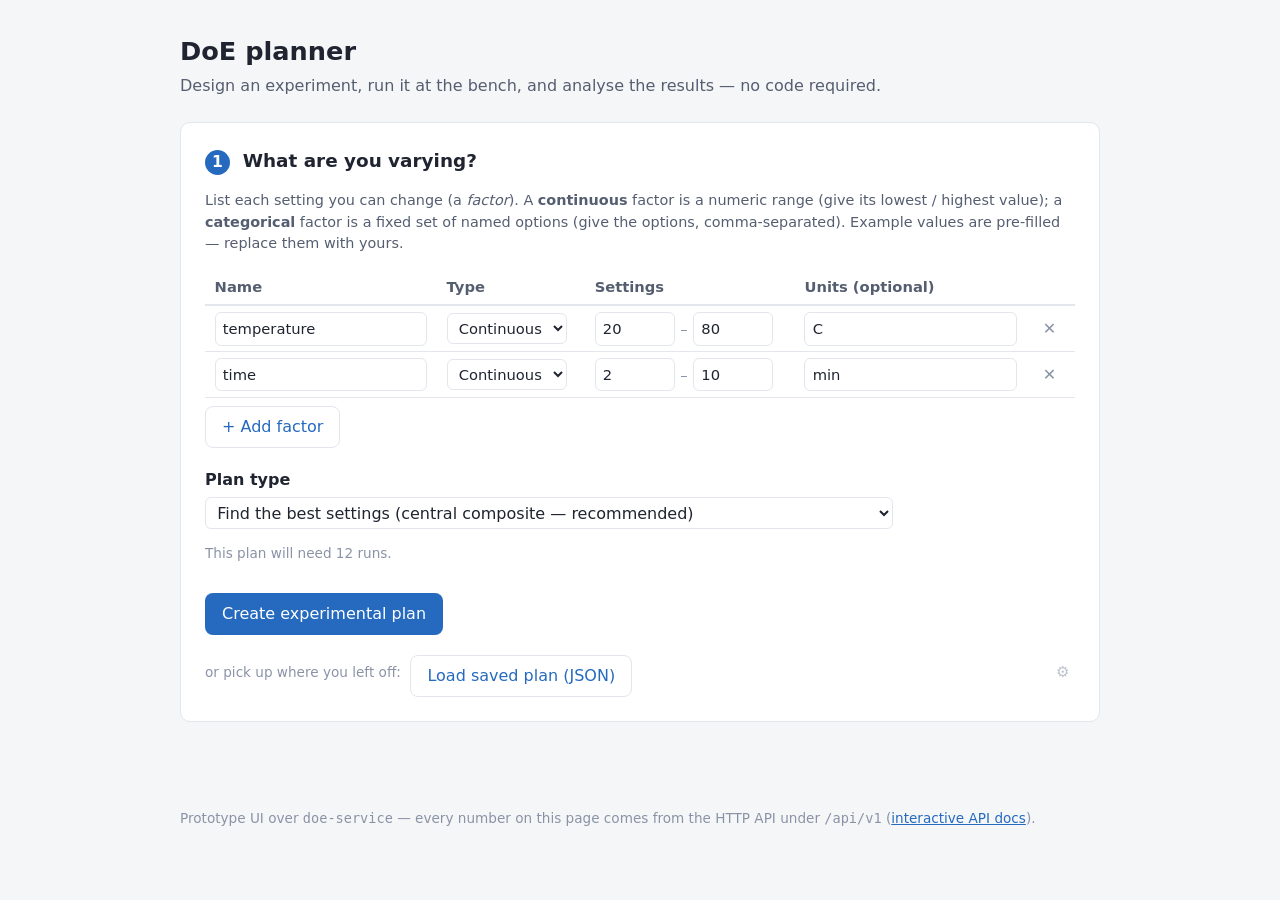
<file: doe-web/src/doe_web/static/index.html>
<!DOCTYPE html>
<html lang="en">
<head>
<meta charset="utf-8">
<meta name="viewport" content="width=device-width, initial-scale=1">
<title>DoE planner</title>
<link rel="stylesheet" href="style.css">
<script src="https://cdn.plot.ly/plotly-2.35.2.min.js" charset="utf-8"></script>
</head>
<body>
<header>
  <h1>DoE planner</h1>
  <p class="tagline">Design an experiment, run it at the bench, and analyse the results — no code required.</p>
</header>

<main>
  <!-- Step 1: factors + design choice -->
  <section id="step-factors" class="card">
    <h2><span class="step-no">1</span> What are you varying?</h2>
    <p class="hint">List each setting you can change (a <em>factor</em>). A <strong>continuous</strong>
      factor is a numeric range (give its lowest / highest value); a <strong>categorical</strong>
      factor is a fixed set of named options (give the options, comma-separated). Example values
      are pre-filled — replace them with yours.</p>
    <table class="factor-table" id="factor-table">
      <thead>
        <tr><th>Name</th><th>Type</th><th>Settings</th><th>Units (optional)</th><th></th></tr>
      </thead>
      <tbody id="factor-rows"></tbody>
    </table>
    <button type="button" class="secondary" id="add-factor">+ Add factor</button>

    <div class="design-choice">
      <label for="design-type"><strong>Plan type</strong></label>
      <select id="design-type">
        <option value="ccd" selected>Find the best settings (central composite — recommended)</option>
        <option value="bb">Find the best settings, avoid extreme corners (Box–Behnken, needs ≥ 3 factors)</option>
        <option value="ff2">Quick screen: which factors matter? (2-level full factorial)</option>
        <option value="dopt">Custom design supporting categorical factors (D-optimal)</option>
        <option value="sf">Explore the whole space evenly (space-filling — Latin hypercube / Sobol / Halton)</option>
      </select>
      <p class="hint-inline" id="design-cat-note" hidden>Central composite, Box–Behnken and
        space-filling plans need all-continuous factors — with a categorical factor, use the quick
        screen or the D-optimal custom design.</p>
      <p class="hint-inline" id="ff2-pb-hint" hidden></p>
      <div id="dopt-runs-wrap" hidden>
        <label class="inline-label">Number of runs
          <input type="number" id="dopt-runs" min="2" step="1" size="5">
        </label>
        <span class="hint-inline" id="dopt-runs-hint"></span>
      </div>
      <div id="sf-wrap" hidden>
        <label class="inline-label">Sampler
          <select id="sf-sampler">
            <option value="lhs" selected>Latin hypercube (recommended)</option>
            <option value="sobol">Sobol′ sequence</option>
            <option value="halton">Halton sequence</option>
          </select>
        </label>
        <label class="inline-label">Number of runs
          <input type="number" id="sf-runs" min="2" step="1" size="5">
        </label>
        <span class="hint-inline" id="sf-runs-hint"></span>
      </div>
      <p class="hint-inline" id="run-count-preview" hidden></p>
    </div>

    <button type="button" class="primary" id="generate">Create experimental plan</button>
    <div class="load-row">
      <span class="hint-inline">or pick up where you left off:</span>
      <button type="button" class="secondary" id="load-plan">Load saved plan (JSON)</button>
      <input type="file" id="load-plan-file" accept="application/json,.json" hidden>
      <button type="button" class="ghost" id="seed-toggle" title="Reproducibility (debug)">⚙</button>
      <span id="seed-wrap" hidden>
        <label class="inline-label">Random seed
          <input type="number" id="seed" min="0" step="1" size="8" placeholder="none">
        </label>
        <span class="hint-inline">fixes the generated plan and its run order</span>
      </span>
    </div>
    <div class="error" id="error-factors" hidden></div>
  </section>

  <!-- Step 2: run sheet + response entry -->
  <section id="step-plan" class="card" hidden>
    <h2><span class="step-no">2</span> Run these experiments</h2>
    <p class="hint" id="plan-summary"></p>
    <p class="hint-inline" id="coverage-note" hidden></p>
    <div class="toolbar">
      <button type="button" class="secondary" id="download-csv">Download run sheet (CSV)</button>
      <button type="button" class="secondary" id="import-results">Import results (CSV)</button>
      <input type="file" id="import-results-file" accept=".csv,.tsv,.txt,text/csv" hidden>
      <button type="button" class="secondary" id="save-plan">Save plan (JSON)</button>
      <button type="button" class="secondary" id="demo-fill">Fill with demo results</button>
      <span class="inline-label">Measurements:
        <span class="response-list" id="response-list"></span>
        <button type="button" class="secondary" id="add-response">+ Add measurement</button>
      </span>
    </div>
    <p class="hint">Do the runs <em>in the order shown</em> (it is randomized to protect against
      drift). To record measurements: type them into the last column, paste a whole column copied
      from a spreadsheet into any measurement cell, or fill in the downloaded run sheet's last
      column and bring it back with <strong>Import results</strong>.</p>
    <p class="notice" id="import-status" hidden></p>
    <div class="table-scroll"><table class="run-table" id="run-table"></table></div>
    <button type="button" class="primary" id="analyze">Analyse results</button>
    <div class="error" id="error-plan" hidden></div>
  </section>

  <!-- Step 3: analysis -->
  <section id="step-results" class="card" hidden>
    <h2><span class="step-no">3</span> What the data says</h2>
    <div class="warnings" id="fit-warnings" hidden></div>

    <div class="result-row">
      <div class="stat-tile">
        <div class="stat-label">Model fit (R²)</div>
        <div class="stat-value" id="stat-r2">–</div>
        <div class="stat-sub" id="stat-adjr2"></div>
      </div>
      <div class="stat-tile" id="optimum-tile">
        <div class="stat-label" id="optimum-label">Best predicted settings</div>
        <div class="stat-value" id="stat-optimum">–</div>
        <div class="stat-sub" id="stat-optimum-y"></div>
      </div>
    </div>

    <div class="toolbar" id="results-controls">
      <label class="inline-label" id="results-response-wrap" hidden>Response:
        <select id="results-response"></select>
      </label>
      <label class="inline-label" id="maximize-label"><input type="checkbox" id="maximize" checked> Higher is better</label>
      <span id="axis-pickers" hidden>
        <label class="inline-label">Map axes:
          <select id="axis-x"></select> ×
          <select id="axis-y"></select>
        </label>
        <span class="hint-inline" id="held-hint">(other factors held at their optimum)</span>
      </span>
      <span id="cat-levels" hidden></span>
    </div>

    <!-- Screening view: a "which factors matter?" plan has no curvature to map, so this
         replaces the response map with the two classic screening reads (effect Pareto +
         half-normal). Toggled against #response-map-block by setResultsView() in app.js. -->
    <div id="screening-view" hidden>
      <p class="hint">A screening design ranks the factors by how much they move the result.
        The two plots below (and the table) pick out the <strong>vital few</strong> worth
        taking forward to a follow-up experiment.</p>
      <div class="diag-plots">
        <figure>
          <figcaption>Effect sizes — how far each factor / interaction shifts the response
            across its range. Blue bars clear the significance threshold (p &lt; 0.05).</figcaption>
          <div id="pareto" class="plot plot-small"></div>
        </figure>
        <figure>
          <figcaption>Half-normal plot — inactive (noise) effects sit on the line through the
            origin; the labelled points pulling away are the ones that matter.</figcaption>
          <div id="halfnormal" class="plot plot-small"></div>
        </figure>
      </div>
    </div>

    <div id="response-map-block">
      <h3>Predicted response map</h3>
      <div id="contour" class="plot"></div>
    </div>

    <h3>Which factors matter</h3>
    <p class="hint">Rows in <strong>bold</strong> have strong evidence of a real effect (p &lt; 0.05).</p>
    <div class="table-scroll"><table class="terms-table" id="terms-table"></table></div>

    <!-- Interaction plot: only shown when a significant continuous x continuous interaction
         exists (renderInteractionPlot() hides the whole block otherwise). Sits outside the
         two view-toggled blocks above so it appears in both the response-surface and
         screening views (setResultsView() must not touch it). -->
    <div id="interaction-block" hidden>
      <h3>How factors work together</h3>
      <p class="hint">Parallel lines mean the two factors act independently; lines that fan out
        or cross mean the effect of one factor depends on the setting of the other.
        <span id="interaction-held-hint"></span></p>
      <label class="inline-label" id="interaction-pick-wrap" hidden>Interaction:
        <select id="interaction-pick"></select>
      </label>
      <div id="interaction-plot" class="plot plot-small"></div>
    </div>

    <!-- Model adequacy: is the fit trustworthy enough to act on the best settings? -->
    <div id="adequacy">
      <h3>Can you trust this model?</h3>
      <p class="verdict verdict-plain" id="adequacy-verdict"></p>
      <div class="result-row">
        <div class="stat-tile">
          <div class="stat-label">Predicted R²</div>
          <div class="stat-value" id="stat-predr2">–</div>
          <div class="stat-sub">accuracy on runs it hasn't seen</div>
        </div>
        <div class="stat-tile">
          <div class="stat-label">Lack-of-fit test</div>
          <div class="stat-value" id="stat-lof">–</div>
          <div class="stat-sub" id="stat-lof-sub"></div>
        </div>
      </div>
      <div class="diag-plots">
        <figure>
          <figcaption>Residuals vs fitted — should scatter evenly around zero, with no
            pattern or funnel shape.</figcaption>
          <div id="resid-fitted" class="plot plot-small"></div>
        </figure>
        <figure>
          <figcaption>Normal Q–Q — points should hug the dashed line if the residuals are
            normal (the assumption behind the p-values).</figcaption>
          <div id="resid-qq" class="plot plot-small"></div>
        </figure>
      </div>
      <div class="error" id="error-adequacy" hidden></div>
    </div>

    <div class="error" id="error-results" hidden></div>
  </section>

  <!-- Step 4: balance multiple measurements (Derringer-Suich desirability). Only shown
       once 2+ measurements are attached; gated off entirely for a design with a
       categorical factor (the search has no coded box for it — see #balance-cat-note). -->
  <section id="step-balance" class="card" hidden>
    <h2><span class="step-no">4</span> Balance multiple measurements</h2>
    <p class="hint">Find the settings that best satisfy every measurement at once — e.g.
      maximize yield while minimizing impurity.</p>
    <p class="hint-inline" id="balance-cat-note" hidden>This plan has a categorical factor, so
      the best option for it is chosen as part of the balance: every setting is compared within
      each option, using all the runs, and the winner is reported along with how the other
      options compare.</p>
    <div id="balance-editor">
      <div class="table-scroll"><table class="goals-table" id="goals-table"></table></div>
      <button type="button" class="primary" id="run-balance">Find best balance</button>
    </div>
    <div id="balance-results" hidden>
      <div class="result-row">
        <div class="stat-tile">
          <div class="stat-label">Best balanced settings</div>
          <div class="stat-value" id="stat-balance-settings">–</div>
        </div>
        <div class="stat-tile">
          <div class="stat-label">Overall desirability</div>
          <div class="stat-value" id="stat-balance-overall">–</div>
          <div class="stat-sub">0 = fails a goal, 1 = ideal</div>
        </div>
      </div>
      <div class="table-scroll"><table class="terms-table" id="balance-table"></table></div>
      <div id="balance-levels-block" hidden>
        <h3>How the options compare</h3>
        <p class="hint">The best balance each option can reach, best first — every option is
          judged using all the runs, not just its own.</p>
        <div class="table-scroll"><table class="terms-table" id="balance-levels-table"></table></div>
      </div>
      <div class="warnings" id="balance-warnings" hidden></div>
      <h3>Desirability map</h3>
      <p class="hint" id="balance-map-hint">Where the overall desirability is highest across
        two factors at a time (other factors held at the best balanced settings above); the
        ★ marks that optimum.</p>
      <div id="balance-axis-pickers" hidden></div>
      <div id="balance-contour" class="plot"></div>
    </div>
    <div class="error" id="error-balance" hidden></div>
  </section>

  <!-- Final step: export everything above as one self-contained HTML report. Shown once the
       results are analysed; numbered 4 or 5 depending on whether the balance step is shown
       (see renderExportCard() in app.js). -->
  <section id="step-export" class="card" hidden>
    <h2><span class="step-no" id="export-step-no">5</span> Export a report</h2>
    <p class="hint">Download one self-contained HTML file with the analysis on this page — it
      opens offline, so it's easy to email, archive, or attach to a lab notebook.</p>
    <ul class="export-contents" id="export-contents"></ul>
    <button type="button" class="primary" id="export-report">Export report (HTML)</button>
    <div class="error" id="error-export" hidden></div>
  </section>
</main>

<footer>
  <p>Prototype UI over <code>doe-service</code> — every number on this page comes from the
     HTTP API under <code>/api/v1</code> (<a href="/api/docs">interactive API docs</a>).</p>
</footer>

<script src="app.js"></script>
</body>
</html>
</file>
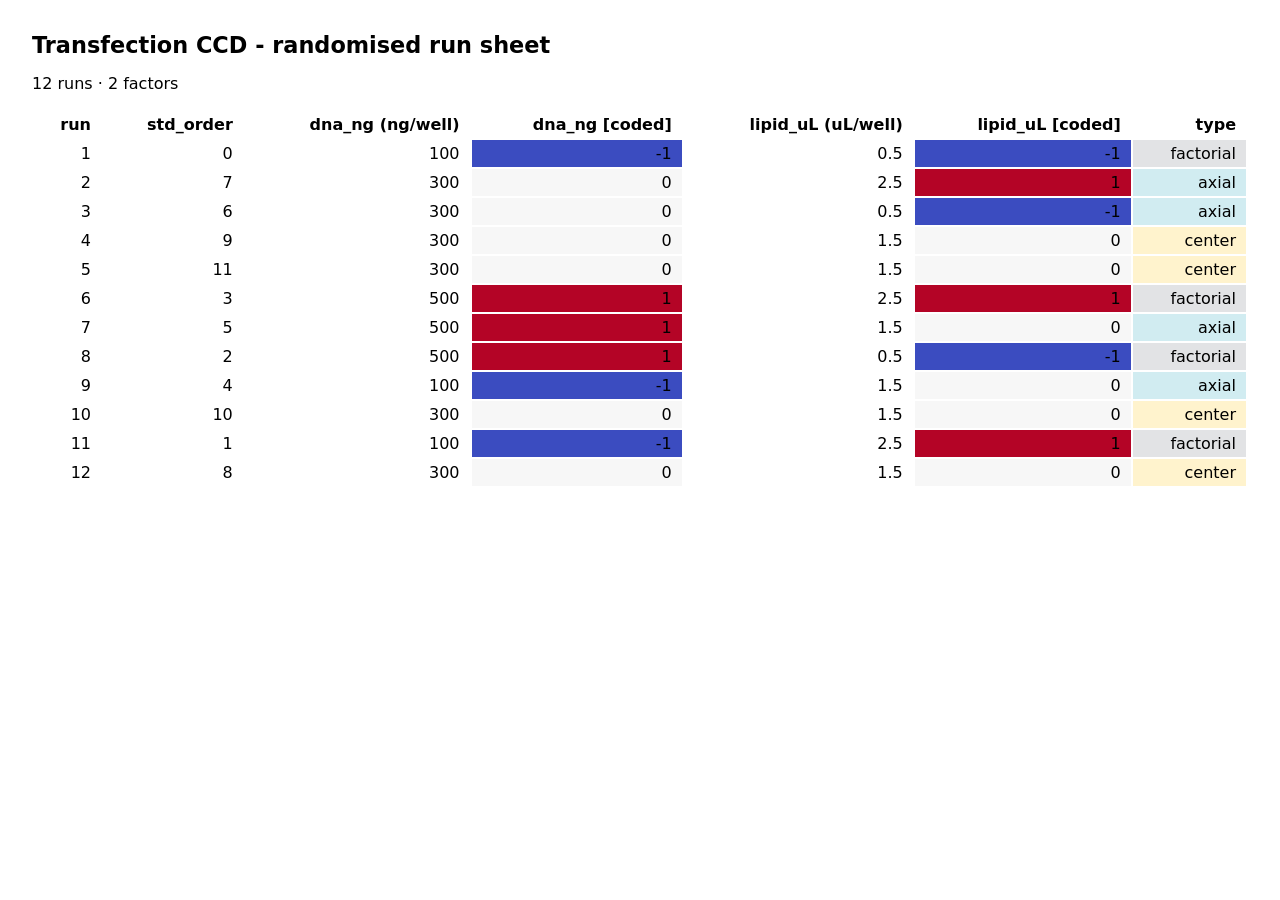
<file: docs/example_design.html>
<!DOCTYPE html>
<html lang="en">
<head>
<meta charset="utf-8">
<meta name="viewport" content="width=device-width, initial-scale=1">
<title>Transfection CCD - randomised run sheet</title>
<link rel="stylesheet" href="https://cdn.datatables.net/1.13.8/css/jquery.dataTables.min.css">
<script src="https://code.jquery.com/jquery-3.7.1.min.js"></script>
<script src="https://cdn.datatables.net/1.13.8/js/jquery.dataTables.min.js"></script>
<style>
body { font-family: system-ui, sans-serif; margin: 2rem; }
h1 { font-size: 1.4rem; }
table.display td, table.display th { padding: 4px 10px; text-align: right; }
</style>
</head>
<body>
<h1>Transfection CCD - randomised run sheet</h1>
<p>12 runs &middot; 2 factors</p>
<table id="T_doe-design" class="display compact" style="width:100%"><thead><tr><th>run</th><th>std_order</th><th>dna_ng (ng/well)</th><th>dna_ng [coded]</th><th>lipid_uL (uL/well)</th><th>lipid_uL [coded]</th><th>type</th></tr></thead><tbody><tr><td>1</td><td>0</td><td>100</td><td style="background-color:#3b4cc0">-1</td><td>0.5</td><td style="background-color:#3b4cc0">-1</td><td style="background-color:#e2e3e5">factorial</td></tr><tr><td>2</td><td>7</td><td>300</td><td style="background-color:#f7f7f7">0</td><td>2.5</td><td style="background-color:#b40426">1</td><td style="background-color:#d1ecf1">axial</td></tr><tr><td>3</td><td>6</td><td>300</td><td style="background-color:#f7f7f7">0</td><td>0.5</td><td style="background-color:#3b4cc0">-1</td><td style="background-color:#d1ecf1">axial</td></tr><tr><td>4</td><td>9</td><td>300</td><td style="background-color:#f7f7f7">0</td><td>1.5</td><td style="background-color:#f7f7f7">0</td><td style="background-color:#fff3cd">center</td></tr><tr><td>5</td><td>11</td><td>300</td><td style="background-color:#f7f7f7">0</td><td>1.5</td><td style="background-color:#f7f7f7">0</td><td style="background-color:#fff3cd">center</td></tr><tr><td>6</td><td>3</td><td>500</td><td style="background-color:#b40426">1</td><td>2.5</td><td style="background-color:#b40426">1</td><td style="background-color:#e2e3e5">factorial</td></tr><tr><td>7</td><td>5</td><td>500</td><td style="background-color:#b40426">1</td><td>1.5</td><td style="background-color:#f7f7f7">0</td><td style="background-color:#d1ecf1">axial</td></tr><tr><td>8</td><td>2</td><td>500</td><td style="background-color:#b40426">1</td><td>0.5</td><td style="background-color:#3b4cc0">-1</td><td style="background-color:#e2e3e5">factorial</td></tr><tr><td>9</td><td>4</td><td>100</td><td style="background-color:#3b4cc0">-1</td><td>1.5</td><td style="background-color:#f7f7f7">0</td><td style="background-color:#d1ecf1">axial</td></tr><tr><td>10</td><td>10</td><td>300</td><td style="background-color:#f7f7f7">0</td><td>1.5</td><td style="background-color:#f7f7f7">0</td><td style="background-color:#fff3cd">center</td></tr><tr><td>11</td><td>1</td><td>100</td><td style="background-color:#3b4cc0">-1</td><td>2.5</td><td style="background-color:#b40426">1</td><td style="background-color:#e2e3e5">factorial</td></tr><tr><td>12</td><td>8</td><td>300</td><td style="background-color:#f7f7f7">0</td><td>1.5</td><td style="background-color:#f7f7f7">0</td><td style="background-color:#fff3cd">center</td></tr></tbody></table>
<script>$(function(){$("#T_doe-design").DataTable({"paging":true,"pageLength":25,"order":[]});});</script>
</body>
</html>
</file>
<file: doe-web/src/doe_web/static/style.css>
:root {
  --ink: #1f2430;
  --ink-2: #555e70;
  --ink-3: #8a93a6;
  --surface: #f5f6f8;
  --card: #ffffff;
  --line: #e3e6ec;
  --accent: #256abf;      /* sequential blue 500 */
  --accent-dark: #184f95; /* sequential blue 600 */
  --danger-bg: #fdecec;
  --danger-ink: #a03030;
  --warn-bg: #fff7e6;
  --warn-ink: #8a6100;
  --ok-bg: #ebf5ec;
  --ok-ink: #2c6b3f;
}

* { box-sizing: border-box; }

body {
  margin: 0;
  font-family: system-ui, -apple-system, "Segoe UI", Roboto, sans-serif;
  color: var(--ink);
  background: var(--surface);
  line-height: 1.5;
}

header { max-width: 60rem; margin: 0 auto; padding: 2rem 1.25rem 0.5rem; }
header h1 { margin: 0 0 0.25rem; font-size: 1.6rem; }
.tagline { margin: 0; color: var(--ink-2); }

main { max-width: 60rem; margin: 0 auto; padding: 1rem 1.25rem 3rem; }

footer {
  max-width: 60rem; margin: 0 auto; padding: 0 1.25rem 2rem;
  color: var(--ink-3); font-size: 0.85rem;
}
footer a { color: var(--accent); }

.card {
  background: var(--card);
  border: 1px solid var(--line);
  border-radius: 10px;
  padding: 1.5rem;
  margin-bottom: 1.5rem;
}

h2 { margin-top: 0; font-size: 1.15rem; }
h3 { font-size: 1rem; margin: 1.5rem 0 0.25rem; }

.step-no {
  display: inline-flex; align-items: center; justify-content: center;
  width: 1.6em; height: 1.6em; margin-right: 0.4em;
  border-radius: 50%; background: var(--accent); color: #fff;
  font-size: 0.85em;
}

.hint { color: var(--ink-2); font-size: 0.9rem; }
.hint-inline { color: var(--ink-3); font-size: 0.85rem; }

table { border-collapse: collapse; width: 100%; font-size: 0.92rem; }
th {
  text-align: left; color: var(--ink-2); font-weight: 600;
  padding: 0.4rem 0.6rem; border-bottom: 2px solid var(--line);
}
td { padding: 0.35rem 0.6rem; border-bottom: 1px solid var(--line); }
td.num, th.num { text-align: right; font-variant-numeric: tabular-nums; }
/* The winning row of the per-level balance comparison -- a tint plus bold text, so the
   choice is not carried by colour alone. */
tr.best-row td { background: var(--ok-bg); font-weight: 600; }

.table-scroll { overflow-x: auto; }

.factor-table input { width: 100%; }
.factor-table .f-type { width: auto; }
.f-continuous { display: flex; align-items: center; gap: 0.35rem; color: var(--ink-3); }
.f-continuous[hidden], .f-categorical[hidden] { display: none; }
.f-continuous input { width: 5rem; }
.f-categorical input { width: 100%; }

input[type="text"], input[type="number"], select {
  font: inherit; color: var(--ink);
  padding: 0.3rem 0.45rem;
  border: 1px solid var(--line); border-radius: 6px;
  background: #fff;
}
input:focus, select:focus { outline: 2px solid var(--accent); outline-offset: 1px; }

button {
  font: inherit; cursor: pointer;
  border-radius: 8px; padding: 0.5rem 1rem;
  border: 1px solid transparent;
}
button.primary {
  background: var(--accent); color: #fff; margin-top: 1rem;
}
button.primary:hover { background: var(--accent-dark); }
button.secondary {
  background: #fff; color: var(--accent);
  border-color: var(--line); margin-top: 0.5rem;
}
button.secondary:hover { border-color: var(--accent); }
button.remove-row {
  background: none; border: none; color: var(--ink-3);
  font-size: 1rem; padding: 0 0.4rem;
}
button.remove-row:hover { color: var(--danger-ink); }
/* Deliberately quiet: the debug-only seed toggle sits at the row's far edge and only
 * reads as a control on hover. */
button.ghost {
  background: none; border: none; color: var(--ink-3);
  padding: 0.15rem 0.35rem; font-size: 0.95rem; opacity: 0.55;
  margin-left: auto;
}
button.ghost:hover { opacity: 1; color: var(--accent); }
#seed-wrap input { width: 6.5rem; }

button.busy { cursor: progress; opacity: 0.85; }
button:disabled { cursor: not-allowed; }
.btn-spinner {
  display: inline-block; width: 0.9em; height: 0.9em;
  margin-right: 0.5em; vertical-align: -0.1em;
  border: 2px solid currentColor; border-right-color: transparent;
  border-radius: 50%;
  animation: btn-spin 0.6s linear infinite;
}
@keyframes btn-spin { to { transform: rotate(360deg); } }
@media (prefers-reduced-motion: reduce) { .btn-spinner { animation-duration: 1.5s; } }

.load-row { display: flex; flex-wrap: wrap; align-items: center; gap: 0.6rem; margin-top: 0.75rem; }
.design-choice { margin-top: 1.25rem; }
.design-choice select { display: block; margin-top: 0.3rem; max-width: 100%; }
#dopt-runs-wrap, #sf-wrap { margin-top: 0.6rem; }
/* The sampler picker sits beside the run count, so this row is a flex line — which means it
 * needs its own [hidden] rule (a display value beats the hidden attribute's default). The
 * .design-choice `display: block` rule targets the plan-type select; undo it for the inline
 * sampler picker. */
#sf-wrap { display: flex; flex-wrap: wrap; align-items: center; gap: 0.4rem 1rem; }
#sf-wrap[hidden] { display: none; }
#sf-wrap select { display: inline-block; margin-top: 0; }
#cat-levels { display: inline-flex; flex-wrap: wrap; gap: 0.4rem 0.9rem; }

.toolbar {
  display: flex; flex-wrap: wrap; gap: 0.75rem 1.25rem; align-items: center;
  margin: 0.75rem 0;
}
.toolbar[hidden] { display: none; }
.inline-label { display: inline-flex; align-items: center; gap: 0.4rem; font-size: 0.9rem; }
.inline-label[hidden] { display: none; }

.run-table input[type="number"] { width: 7.5rem; text-align: right; }
.point-type { color: var(--ink-3); font-size: 0.85rem; }

.response-list { display: inline-flex; flex-wrap: wrap; gap: 0.4rem 0.7rem; align-items: center; }
.response-list .resp-row { display: inline-flex; align-items: center; gap: 0.15rem; }
.response-list input.resp-name { width: 9rem; }

.goals-table select { max-width: 100%; }
.goals-table input[type="number"] { width: 5.5rem; text-align: right; }

.error {
  margin-top: 1rem; padding: 0.6rem 0.9rem; border-radius: 8px;
  background: var(--danger-bg); color: var(--danger-ink); font-size: 0.9rem;
  white-space: pre-wrap;
}
.warnings {
  margin-bottom: 1rem; padding: 0.6rem 0.9rem; border-radius: 8px;
  background: var(--warn-bg); color: var(--warn-ink); font-size: 0.9rem;
}
.notice {
  margin: 0.5rem 0; padding: 0.6rem 0.9rem; border-radius: 8px;
  background: var(--ok-bg); color: var(--ok-ink); font-size: 0.9rem;
}

.result-row { display: flex; flex-wrap: wrap; gap: 1rem; margin: 1rem 0; }
.stat-tile {
  flex: 1 1 14rem;
  border: 1px solid var(--line); border-radius: 10px;
  padding: 0.9rem 1.1rem;
}
.stat-label { color: var(--ink-2); font-size: 0.85rem; }
.stat-value { font-size: 1.5rem; font-weight: 650; font-variant-numeric: tabular-nums; }
.stat-sub { color: var(--ink-3); font-size: 0.85rem; }

.terms-table tr.significant td { font-weight: 650; }

/* Model-adequacy panel: a colour-coded plain-language verdict, then two diagnostic plots. */
#adequacy { margin-top: 1.5rem; border-top: 1px solid var(--line); padding-top: 0.25rem; }
.verdict { margin: 0.75rem 0; padding: 0.6rem 0.9rem; border-radius: 8px; font-size: 0.9rem; }
.verdict-ok { background: var(--ok-bg); color: var(--ok-ink); }
.verdict-warn { background: var(--warn-bg); color: var(--warn-ink); }
.verdict-plain { background: var(--surface); color: var(--ink-2); }
.diag-plots { display: flex; flex-wrap: wrap; gap: 1rem; }
.diag-plots figure { flex: 1 1 20rem; min-width: 0; margin: 0; }
.diag-plots figcaption { color: var(--ink-3); font-size: 0.82rem; margin-bottom: 0.25rem; }

.plot { width: 100%; min-height: 420px; }
.plot-small { min-height: 300px; }
.plot-fallback { color: var(--ink-3); padding: 2rem; text-align: center; }

/* Export card: what the report will contain; the pending (not-yet-run) parts are muted. */
.export-contents { margin: 0.5rem 0 0; padding-left: 1.25rem; }
.export-contents li { margin: 0.15rem 0; }
.export-contents li.pending { color: var(--ink-3); }
</file>
